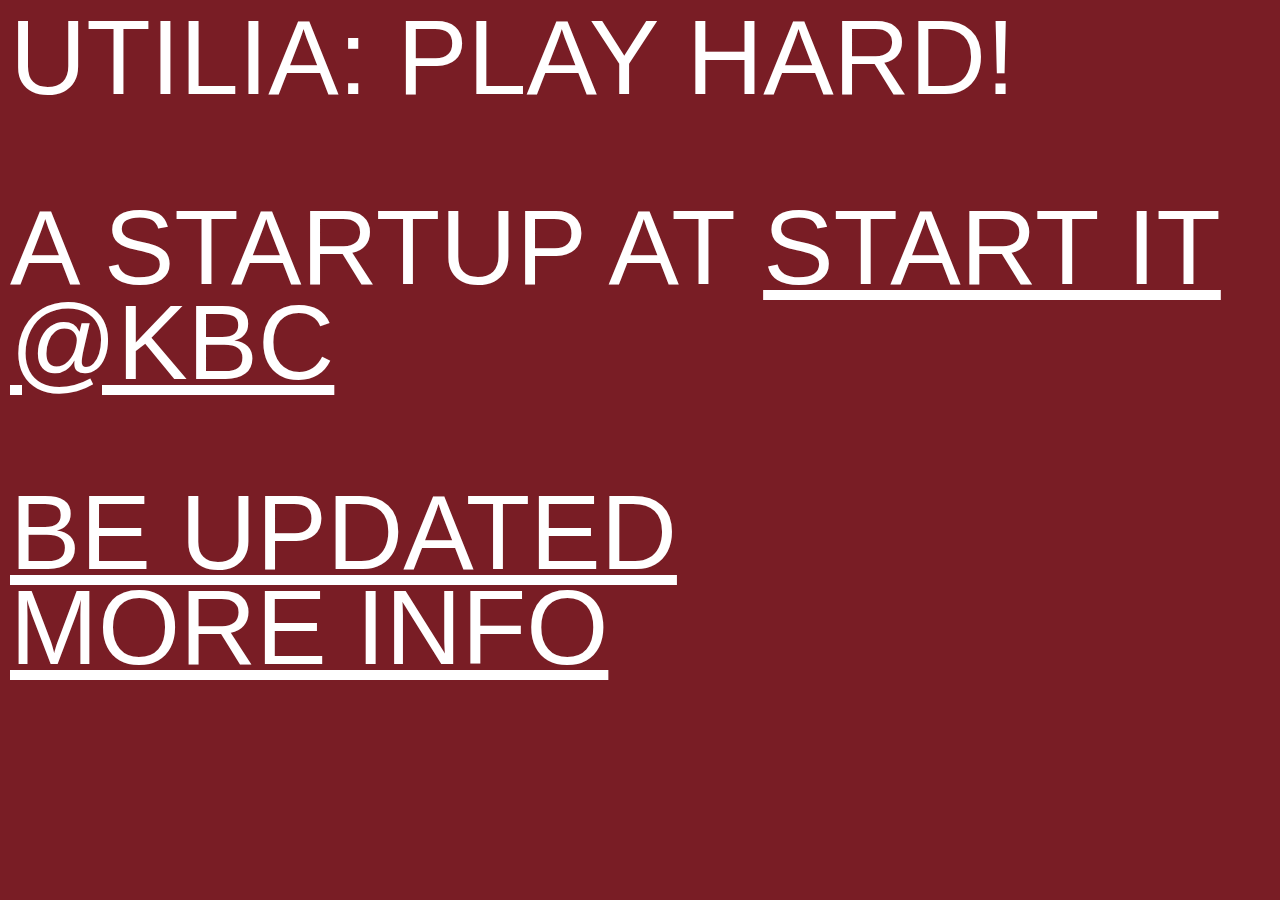
<file: index.html>
<!doctype html>
<html class="no-js" lang="en">
  <head>
    <meta charset="utf-8" />
    <meta name="viewport" content="width=device-width, initial-scale=1.0" />
    <title>Utilia: Play Hard!</title>
    <style type="text/css">
*,
*:before,
*:after {
  -moz-box-sizing: border-box;
  -webkit-box-sizing: border-box;
  box-sizing: border-box;
}

html,
body {
  min-height: 100%;
  font-size: 100%;
}

body {
  background: white;
  color: white;
  padding: 0;
  margin: 0;
  font-family: "AvenirNext-Heavy", "Helvetica Neue", "Arial Black",  "Helvetica", Helvetica, Arial, sans-serif;
  font-weight: normal;
  font-style: normal;
  line-height: 1;
  position: relative;
  cursor: default;
  padding: 10px;
  background-color:#791D25;
}

p {
font-size: 1.5em;
line-height: 0.9em;
text-transform: uppercase;
font-family: inherit;
font-weight: normal;
margin-bottom: 1.25rem;
text-rendering: optimizeLegibility;
margin: 0;
padding: 0;
}


a {
  color: #fff;
  xtext-decoration: none;
  line-height: inherit;
}
a:hover, a:focus {
  color: #000;
}

a:hover {
  cursor: pointer;
}

@media only screen and (min-width: 321px) {
  body p {
    font-size: 2em;
  }
}
@media only screen and (min-width: 481px) {
  body p {
    font-size: 3.8em;
  }
}
@media only screen and (min-width: 769px) {
  body p {
    font-size: 4.6em;
  }
}
@media only screen and (min-width: 1025px) {
  body p {
    font-size: 6.6em;
  }
}
@media only screen and (min-width: 2000px) {
  body p {
    font-size: 10em;
  }
}
    font-size: 2em;
  }
}
@media only screen and (min-width: 481px) {
  body p {
    font-size: 3.8em;
  }
}
@media only screen and (min-width: 769px) {
  body p {
    font-size: 4.6em;
  }
}
@media only screen and (min-width: 1025px) {
  body p {
    font-size: 6.6em;
  }
}
@media only screen and (min-width: 2000px) {
  body p {
    font-size: 10em;
  }
}
    </style>
   
   
  </head>
  <body>
    <p>Utilia: Play Hard!
    <br><br>
    A startup at <a href="http://www.startit.be">Start It @kbc</a>
    <br><br>
    <a href="http://eepurl.com/b0bo7r">be updated</a>
    <br>
    <a href="https://www.facebook.com/Utilia-342449282503186">more info</a>
    </p>
  </body>
</html>
</file>
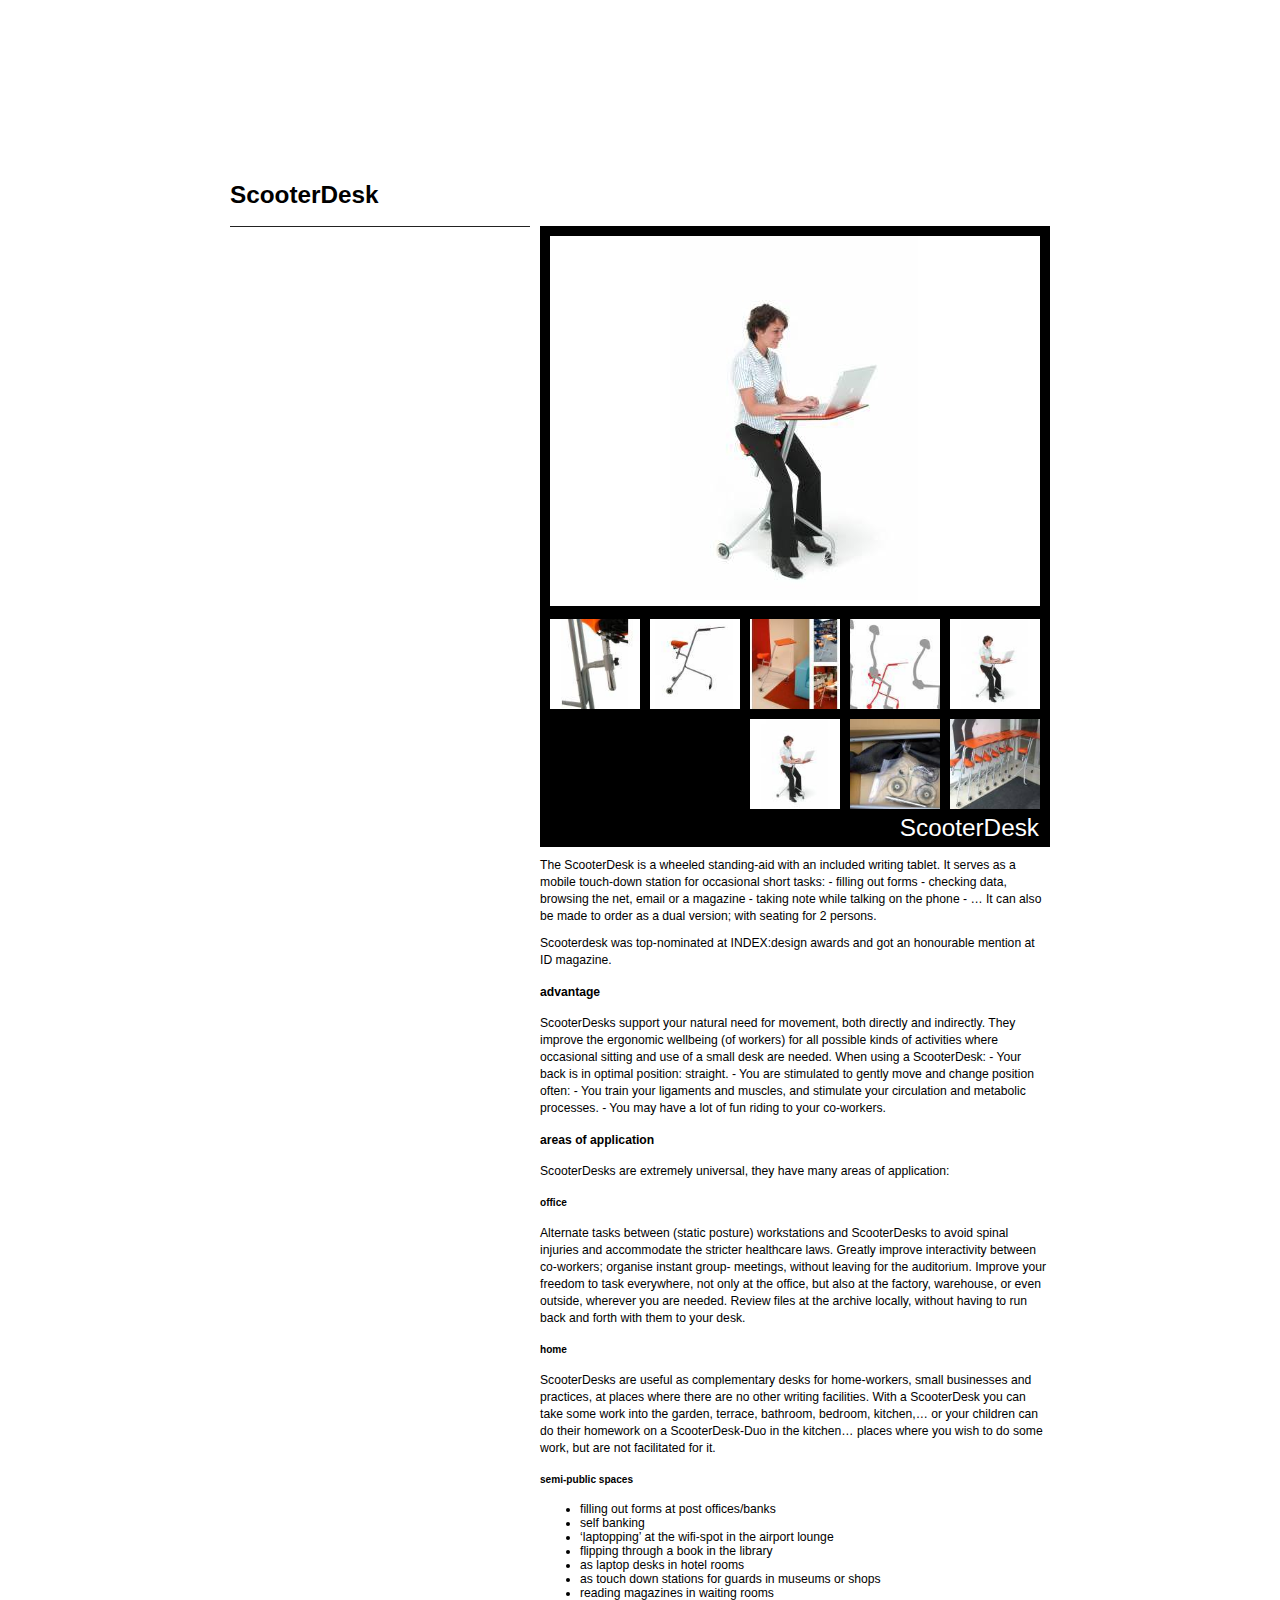
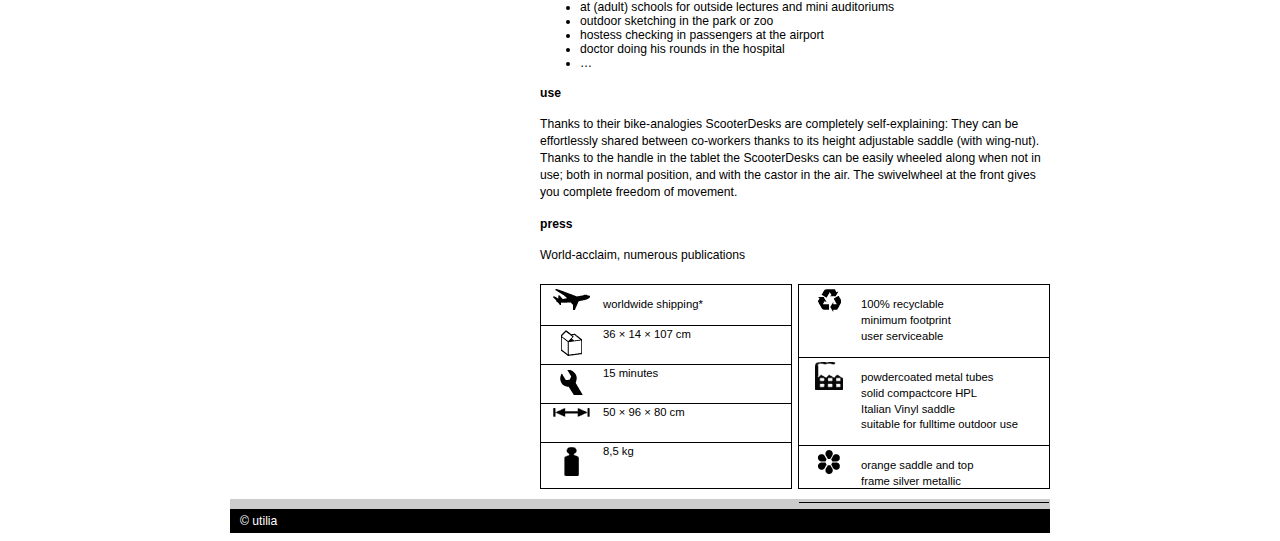
<file: collection/scooterdesk/index.html>
<!DOCTYPE html PUBLIC "-//W3C//DTD XHTML 1.0 Strict//EN" "http://www.w3.org/TR/xhtml1/DTD/xhtml1-strict.dtd">
<html xmlns="http://www.w3.org/1999/xhtml">
  <head>
    <meta http-equiv="Content-Type" content="text/html; charset=utf-8" />
    <title>ScooterDesk</title>
    <link rel="stylesheet" type="text/css" media="screen" href="workspace/css/november.css" />
<!--[if lte IE 6]><link rel="stylesheet" type="text/css" media="screen" href="workspace/css/november_ie.css" /><![endif]-->

    <script language="JavaScript" type="text/javascript" src="workspace/js/adddomloadevent.js"></script>
    <script language="JavaScript" type="text/javascript" src="workspace/js/script.js"></script>
  </head>
  <body id="collection-page">
    <div id="container">
      <div id="header">
      </div>
      <div id="wrapper">
        <h1>ScooterDesk</h1>
        <div id="content">
          <div id="imagegallery" class="pic">
            <a id="fullsize" class="first" href="image/upload/scooterdesk/0-scooterdesk.jpg" title="Click to open the fullsize version of this picture, in this window">
              <img id="placeholder" src="image/490/370/1/fff/upload/scooterdesk/0-scooterdesk.jpg" />
            </a>
            <a href="image/490/370/1/fff/upload/scooterdesk/0-scooterdesk.jpg" rel="http://utilia.be/image/upload/scooterdesk/0-scooterdesk.jpg">
              <img src="image/130/130/1/fff/upload/scooterdesk/0-scooterdesk.jpg" />
            </a>
            <a href="image/490/370/1/fff/upload/scooterdesk/1-scooterd_ergonomics.jpg" rel="http://utilia.be/image/upload/scooterdesk/1-scooterd_ergonomics.jpg">
              <img src="image/130/130/1/fff/upload/scooterdesk/1-scooterd_ergonomics.jpg" />
            </a>
            <a href="image/490/370/1/fff/upload/scooterdesk/2-scooterd_context.jpg" rel="http://utilia.be/image/upload/scooterdesk/2-scooterd_context.jpg">
              <img src="image/130/130/1/fff/upload/scooterdesk/2-scooterd_context.jpg" />
            </a>
            <a href="image/490/370/1/fff/upload/scooterdesk/3-scooterd_side.jpg" rel="http://utilia.be/image/upload/scooterdesk/3-scooterd_side.jpg">
              <img src="image/130/130/1/fff/upload/scooterdesk/3-scooterd_side.jpg" />
            </a>
            <a href="image/490/370/1/fff/upload/scooterdesk/4-scooterd_height_adj.jpg" rel="http://utilia.be/image/upload/scooterdesk/4-scooterd_height_adj.jpg">
              <img src="image/130/130/1/fff/upload/scooterdesk/4-scooterd_height_adj.jpg" />
            </a>
            <a href="image/490/370/1/fff/upload/scooterdesk/5-scooterd_group.jpg" rel="http://utilia.be/image/upload/scooterdesk/5-scooterd_group.jpg">
              <img src="image/130/130/1/fff/upload/scooterdesk/5-scooterd_group.jpg" />
            </a>
            <a href="image/490/370/1/fff/upload/scooterdesk/6-scooterd_boxed.jpg" rel="http://utilia.be/image/upload/scooterdesk/6-scooterd_boxed.jpg">
              <img src="image/130/130/1/fff/upload/scooterdesk/6-scooterd_boxed.jpg" />
            </a>
            <a href="image/490/370/1/fff/upload/scooterdesk/7-scooterdesk.jpg" rel="http://utilia.be/image/upload/scooterdesk/7-scooterdesk.jpg">
              <img src="image/130/130/1/fff/upload/scooterdesk/7-scooterdesk.jpg" />
            </a>
            <h2>ScooterDesk</h2>
          </div>
          <p>
            <label-text word-count="422"><p>The ScooterDesk is a wheeled standing-aid with an included writing tablet. It serves as a mobile touch-down station for occasional short tasks:
- filling out forms
- checking data, browsing the net, email or a magazine
- taking note while talking on the phone
- …
It can also be made to order as a dual version; with seating for 2 persons.</p>

<p>Scooterdesk was top-nominated at INDEX:design awards and got an honourable mention at ID magazine.</p>

<h4>advantage</h4>

<p>ScooterDesks support your natural need for movement, both directly and indirectly. They improve the ergonomic wellbeing (of workers) for all possible kinds of activities where occasional sitting and use of a small desk are needed. When using a ScooterDesk:
- Your back is in optimal position: straight.
- You are stimulated to gently move and change position often:
- You train your ligaments and muscles, and stimulate your circulation and metabolic processes.
- You may have a lot of fun riding to your co-workers.<br />
<h4>areas of application</h4></p>

<p>ScooterDesks are extremely universal, they have many areas of application:
<h5>office</h5></p>

<p>Alternate tasks between (static posture) workstations and ScooterDesks to avoid spinal injuries and accommodate the stricter healthcare laws.
Greatly improve interactivity between co-workers; organise instant group- meetings, without leaving for the auditorium.
Improve your freedom to task everywhere, not only at the office, but also at the factory, warehouse, or even outside, wherever you are needed.
Review files at the archive locally, without having to run back and forth with them to your desk.
<h5>home</h5></p>

<p>ScooterDesks are useful as complementary desks for home-workers, small businesses and practices, at places where there are no other writing facilities.
With a ScooterDesk you can take some work into the garden, terrace, bathroom, bedroom, kitchen,… or your children can do their homework on a ScooterDesk-Duo in the kitchen… places where you wish to do some work, but are not facilitated for it.<br />
<h5>semi-public spaces</h5></p>

<ul>
<li>filling out forms at post offices/banks</li>
<li>self banking</li>
<li>‘laptopping’ at the wifi-spot in the airport lounge</li>
<li>flipping through a book in the library</li>
<li>as laptop desks in hotel rooms</li>
<li>as touch down stations for guards in museums or shops</li>
<li>reading magazines in waiting rooms</li>
<li>at (adult) schools for outside lectures and mini auditoriums</li>
<li>outdoor sketching in the park or zoo</li>
<li>hostess checking in passengers at the airport</li>
<li>doctor doing his rounds in the hospital</li>
<li>…</li>
</ul>

<h4>use</h4>

<p>Thanks to their bike-analogies ScooterDesks are completely self-explaining:
They can be effortlessly shared between co-workers thanks to its height adjustable saddle (with wing-nut). Thanks to the handle in the tablet the ScooterDesks can be easily wheeled along when not in use; both in normal position, and with the castor in the air. The swivelwheel at the front gives you complete freedom of movement.</p>

<h4>press</h4>

<p>World-acclaim, numerous publications </p></label-text>
          </p>
          <dl class="label">
            <dt class="fly">delivery</dt>
            <dd>
              <label-delivery word-count="2">
                <p>worldwide shipping*</p>
              </label-delivery>
            </dd>
            <dt class="box">packing size</dt>
            <dd>36 × 14 × 107 cm</dd>
            <dt class="key">assembly</dt>
            <dd>15 minutes</dd>
            <dt class="size">size</dt>
            <dd>50 × 96 × 80 cm</dd>
            <dt class="weight">weight</dt>
            <dd>8,5 kg</dd>
          </dl>
          <dl class="label right">
            <dt class="rec">recycling</dt>
            <dd>
              <label-recycling word-count="4">
                <p>100% recyclable
<br />
minimum footprint
<br />
user serviceable</p>
              </label-recycling>
            </dd>
            <dt class="fac">materials</dt>
            <dd>
              <label-materials word-count="11">
                <p>powdercoated metal tubes
<br />
solid compactcore HPL
<br />
Italian Vinyl saddle
<br />
suitable for fulltime outdoor use</p>
              </label-materials>
            </dd>
            <dt class="flower">colours</dt>
            <dd>
              <label-colours word-count="7">
                <p>orange saddle and top
<br />
frame silver metallic</p>
              </label-colours>
            </dd>
            <dt>remarks</dt>
            <dd></dd>
          </dl>
        </div>
      </div>
      <div id="navigation" class="entry"></div>
      <div id="colophon"></div>
      <div id="footer">
        <p>© utilia</p>
      </div>
    </div>
  </body>
</html>

<!-- Localized -->
</file>
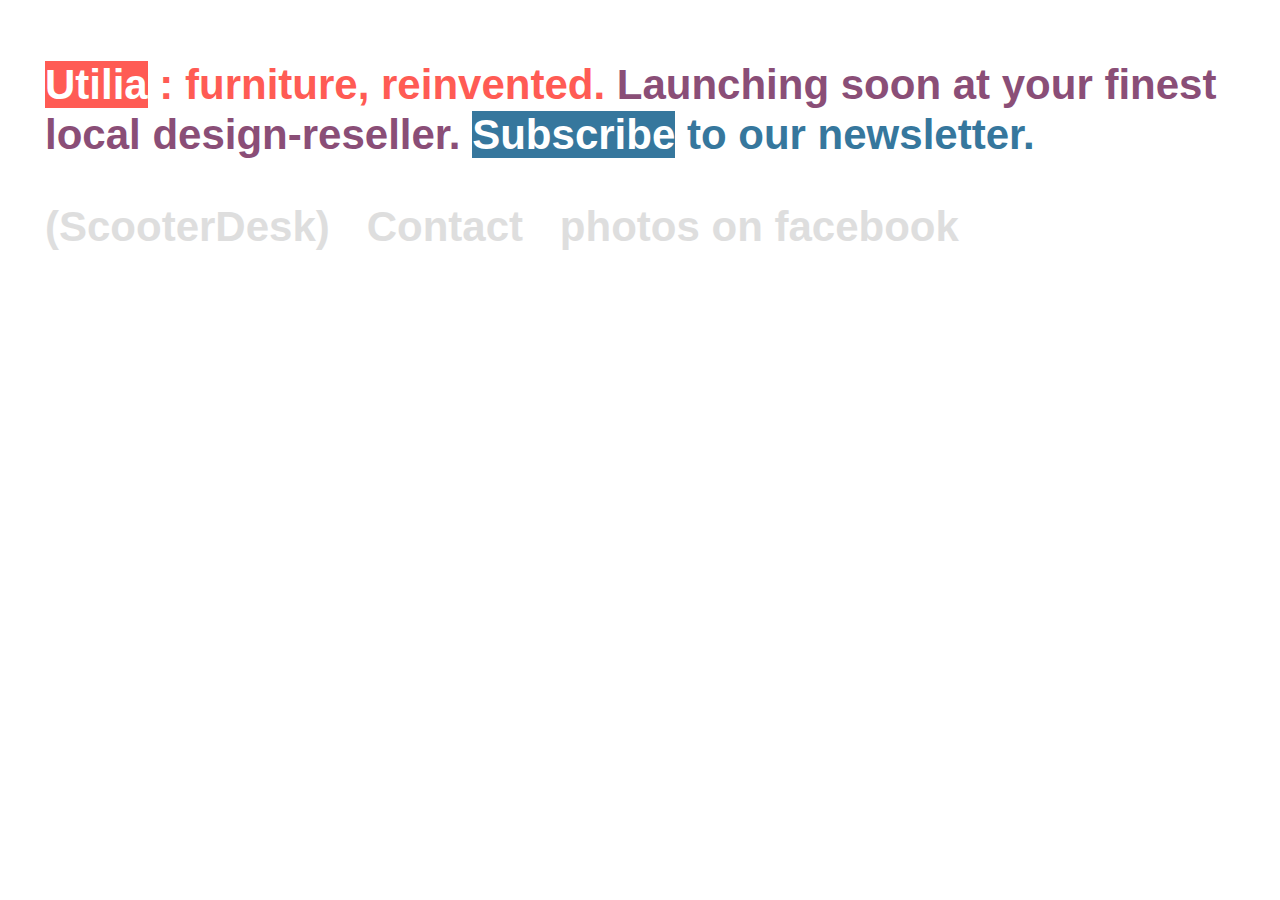
<file: index copy 2.html>
<!DOCTYPE html>
<html lang="en">
	<head>
	<meta charset="utf-8">
	    <meta http-equiv="X-UA-Compatible" content="IE=edge,chrome=1">
	    <title>Utilia: furniture reinvented</title>
	    <meta name="description" content="temporary landingpage">
	    <meta name="author" content="Jiri Vanmeerbeeck">
	    <link rel="stylesheet" href="css/reset.css">
	    <link rel="stylesheet" href="css/styles.css">
			<script src="https://squaresend.com/squaresend.js"></script>
	    <!--[if lt IE 9]>
	    <script src="http://html5shiv.googlecode.com/svn/trunk/html5.js"></script>
	    <![endif]-->
	</head>
  	<body>
  		<!--[if lt IE 7]>
    	<p class="chromeframe">You are using an <strong>outdated</strong> browser. Please <a href="http://browsehappy.com/">upgrade your browser</a> or <a href="http://www.google.com/chromeframe/?redirect=true">activate Google Chrome Frame</a> to improve your experience.</p>
  		<![endif]-->
    	<div id="wrapper">
    		<header>
    			<hgroup class="in one">
    		    	<h1><a href="#">Utilia</a></h1>
    		    	<h2>: furniture, reinvented.</h2>
    		  	</hgroup>
    		  	<hgroup class="in two">
    		  		<h2>Launching soon at your finest local design-reseller.</h2>
    		  	</hgroup>
    		  	<hgroup class="in three">
    		  		<h1><a href="https://tinyletter.com/TheUtilian">Subscribe</a> </h1>
    		  		<h2>to our newsletter.</h2>
    		  	</hgroup>
    		</header>
    		<section></section>
    		<footer>
    			<ul>
    				<li>(<a href="collection/scooterdesk/index.html">ScooterDesk</a>)</li>

    			    <li><a href="mailto:2ex7d236">Contact</a></li>
							<li>photos on <a href="http://www.facebook.com/pages/Utilia/342449282503186
">facebook</a></li>



    			</ul>
    		</footer>
    	</div>

  	</body>
</html>
</file>
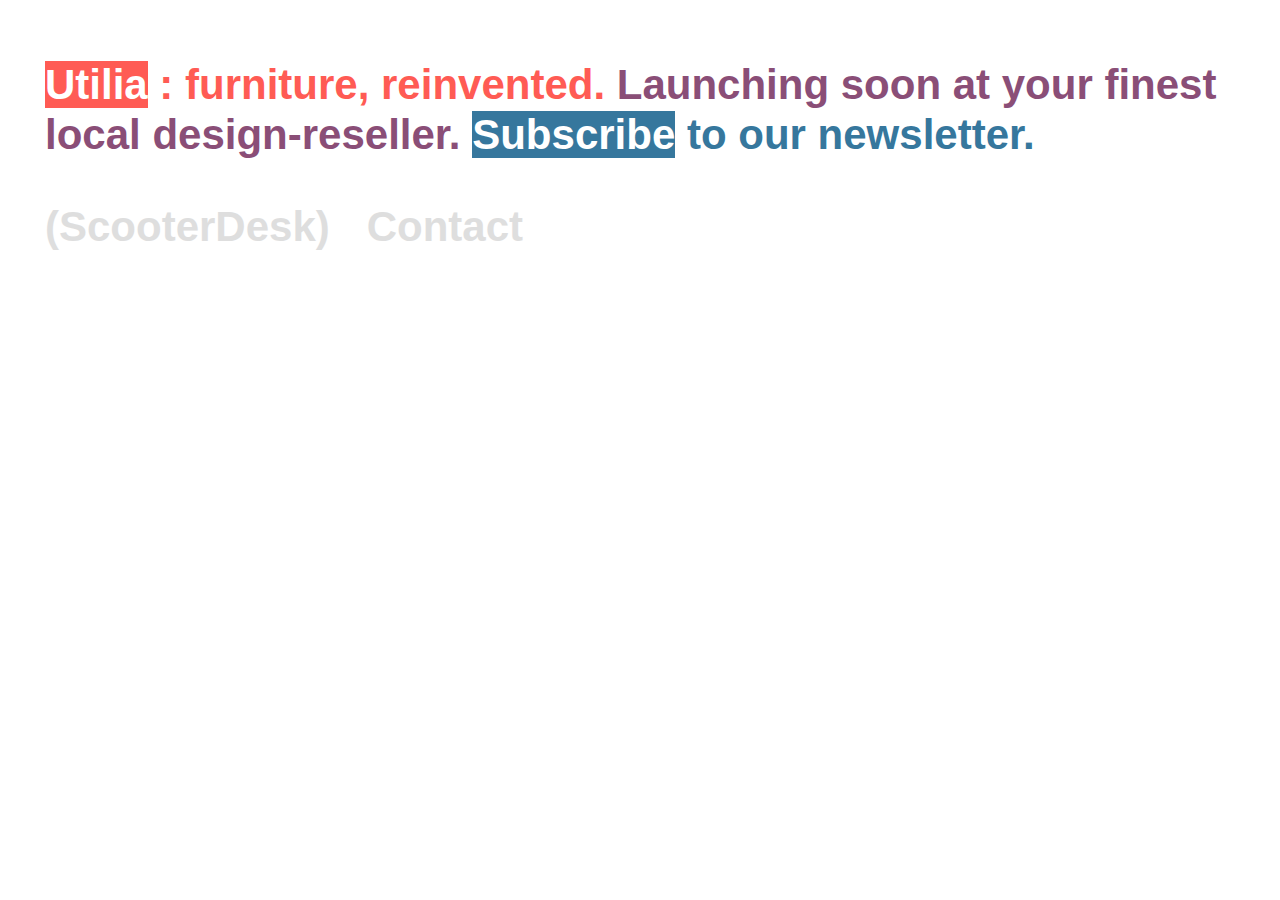
<file: index copy.html>
<!DOCTYPE html>
<html lang="en">
	<head>
	<meta charset="utf-8">
	    <meta http-equiv="X-UA-Compatible" content="IE=edge,chrome=1">
	    <title>Utilia: furniture reinvented</title>
	    <meta name="description" content="temporary landingpage">
	    <meta name="author" content="Jiri Vanmeerbeeck">
	    <link rel="stylesheet" href="css/reset.css">
	    <link rel="stylesheet" href="css/styles.css">
			<script src="https://squaresend.com/squaresend.js"></script>
	    <!--[if lt IE 9]>
	    <script src="http://html5shiv.googlecode.com/svn/trunk/html5.js"></script>
	    <![endif]-->
	</head>
  	<body>
  		<!--[if lt IE 7]>
    	<p class="chromeframe">You are using an <strong>outdated</strong> browser. Please <a href="http://browsehappy.com/">upgrade your browser</a> or <a href="http://www.google.com/chromeframe/?redirect=true">activate Google Chrome Frame</a> to improve your experience.</p>
  		<![endif]-->
    	<div id="wrapper">
    		<header>
    			<hgroup class="in one">
    		    	<h1><a href="#">Utilia</a></h1>
    		    	<h2>: furniture, reinvented.</h2>
    		  	</hgroup>
    		  	<hgroup class="in two">
    		  		<h2>Launching soon at your finest local design-reseller.</h2>
    		  	</hgroup>
    		  	<hgroup class="in three">
    		  		<h1><a href="https://tinyletter.com/TheUtilian">Subscribe</a> </h1>
    		  		<h2>to our newsletter.</h2>
    		  	</hgroup>
    		</header>
    		<section></section>
    		<footer>
    			<ul>
    				<li>(<a href="collection/scooterdesk/index.html">ScooterDesk</a>)</li>

    			    <li><a href="mailto:2ex7d236">Contact</a></li>

    			</ul>
    		</footer>
    	</div>

  	</body>
</html>
</file>
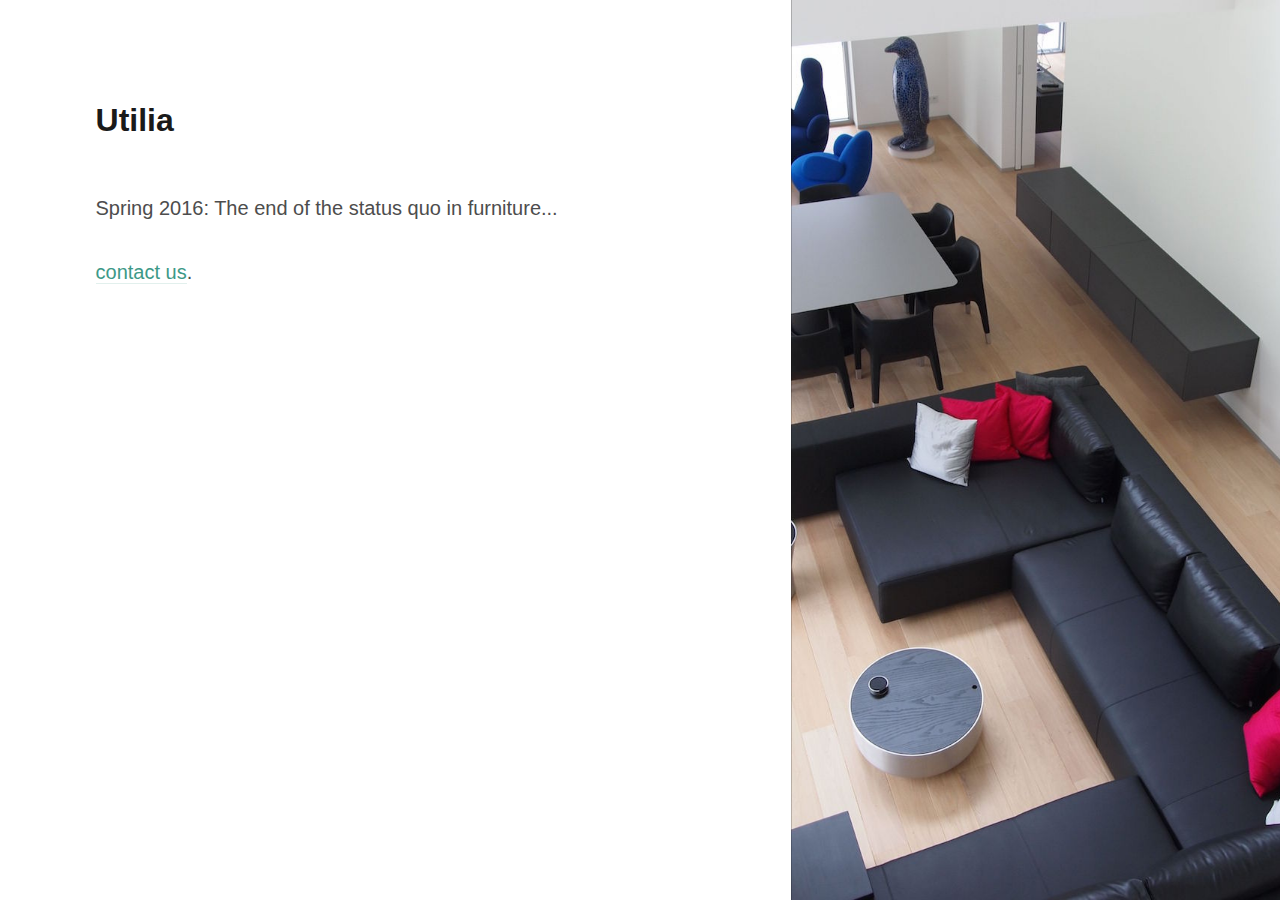
<file: index0316.html>
<!DOCTYPE html>
<html>
<head>
  <meta charset="utf-8">
  <meta name="viewport" content="width=device-width, initial-scale=1">
  <title>Utilia: Furniture reinvented</title>
  <link href="css/screen.css" rel="stylesheet">
  <meta name="description" content="Utilia: Spring 2016: The end of the status quo in furniture...">
</head>
<body>

  <article>
    <p><strong>Utilia</strong></p>
    <p>Spring 2016: The end of the status quo in furniture...</p>
    <p><!--<a href="https://tinyletter.com/TheUtilian">Be updated</a> or --><a href="http://scr.im/2p22">contact us</a>.</p>
  </article>

  <figure>
    <figcaption><span style="display:none">setting the tone...</span></figcaption>
  </figure>
</body>
</html>
</file>
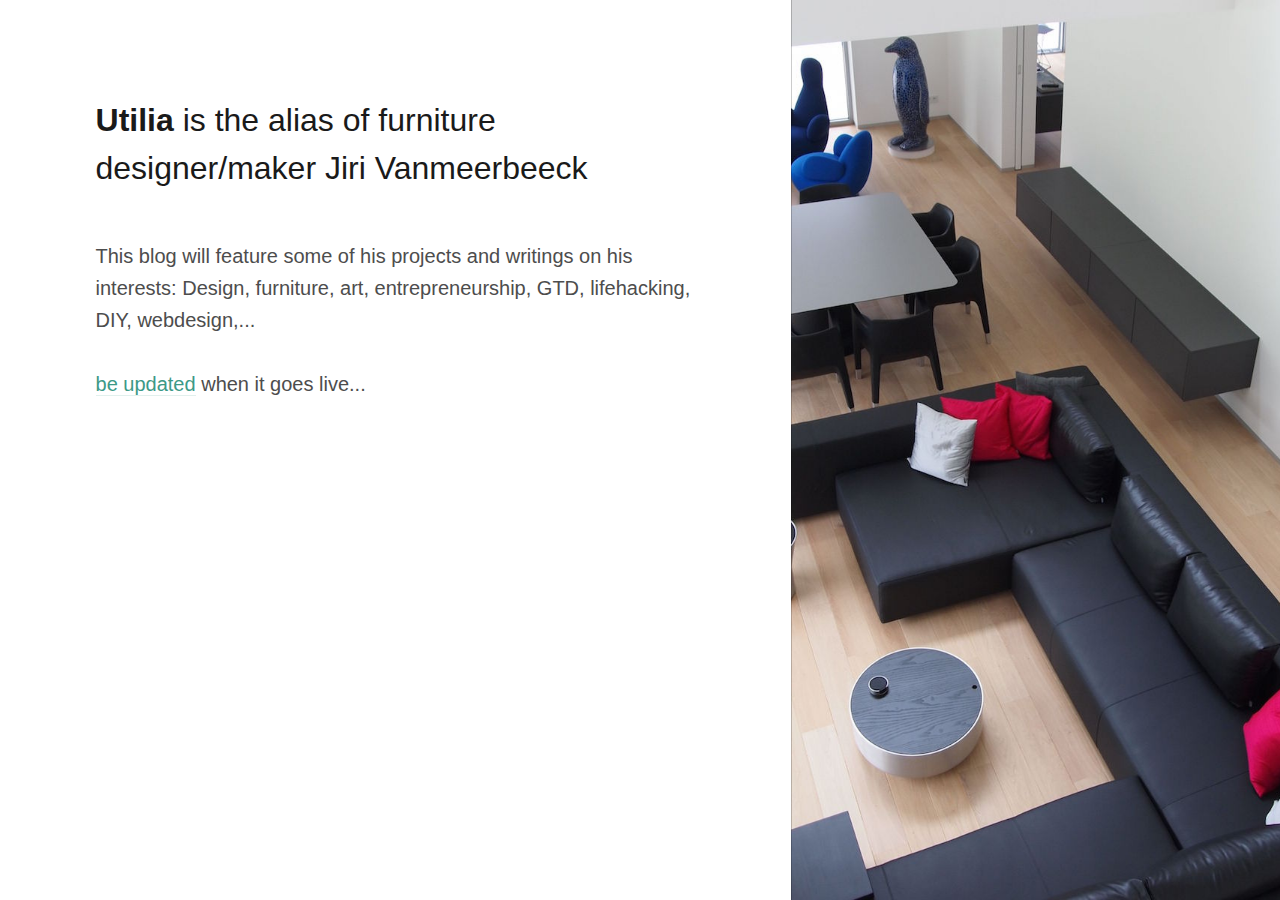
<file: index_april16.html>
<!DOCTYPE html>
<html>
<head>
  <meta charset="utf-8">
  <meta name="viewport" content="width=device-width, initial-scale=1">
  <title>Utilia Furniture Design</title>
  <link href="css/screen.css" rel="stylesheet">
  <meta name="description" content="Utilia Furniture Design">
</head>
<body>

  <article>
    <p><strong>Utilia</strong> is the alias of furniture designer/maker Jiri Vanmeerbeeck</p>
<p>This blog will feature some of his projects and writings on his interests: Design, furniture, art, entrepreneurship, GTD, lifehacking, DIY, webdesign,...</p>
    <p><a href="http://scr.im/2p22">be updated</a> when it goes live...</p>
  </article>

  <figure>
    <figcaption><span style="display:none">setting the tone...</span></figcaption>
  </figure>
</body>
</html>
</file>
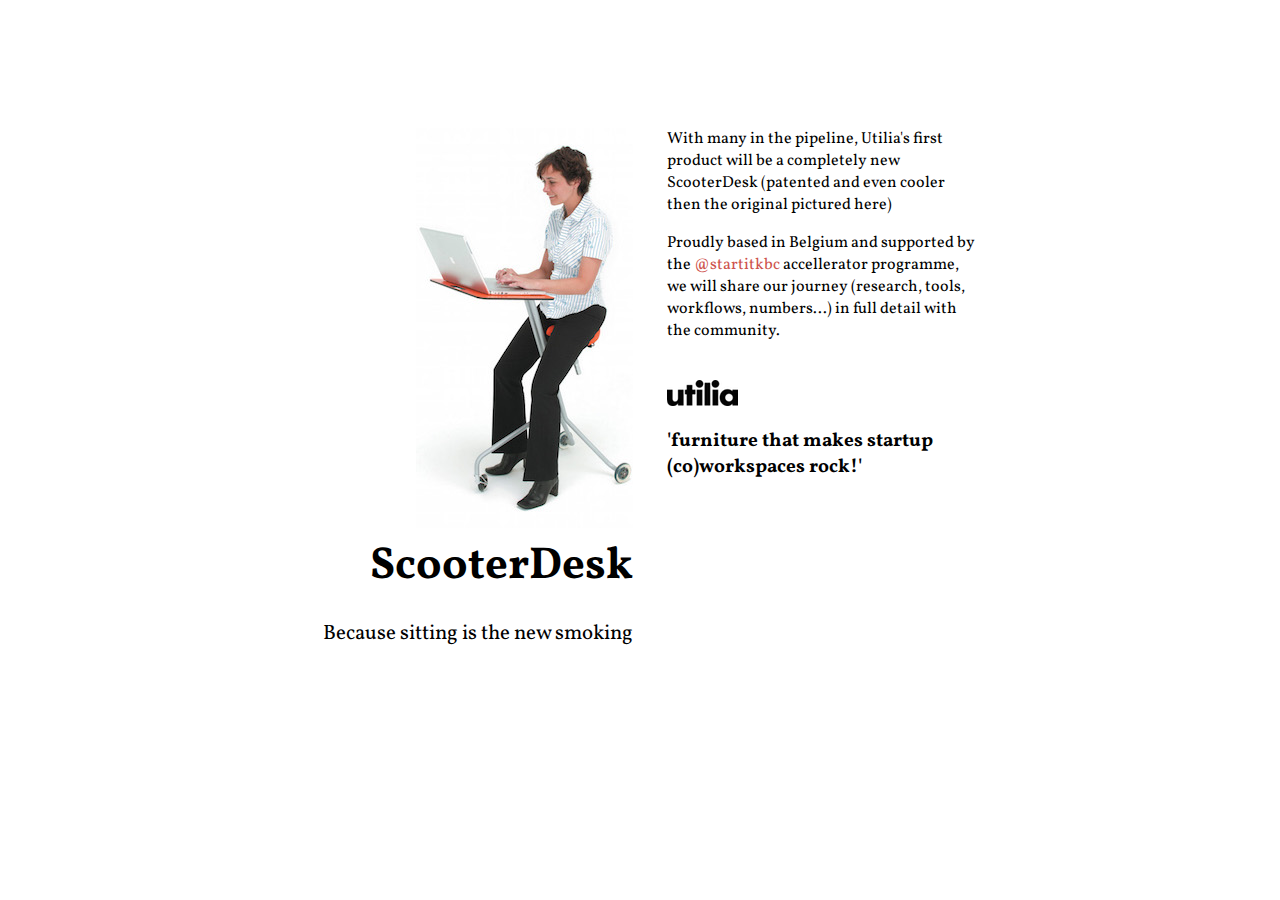
<file: index_oct15.html>
<!DOCTYPE html>
<html>
  <head>
  <meta http-equiv="content-type" content="text/html; charset=utf-8">
  <meta name="viewport" content="width=device-width, initial-scale=1.0">
  <title>Utilia Furniture makes workspaces rock!</title>

  

  <link rel="stylesheet" href="assets/normalize.css">
  <link rel="stylesheet" href="assets/main.css">
  
  <link href='http://fonts.googleapis.com/css?family=Vollkorn' rel='stylesheet' type='text/css'>

 

 

 
 

  
</head>

  <body>

  <div class="wrapper">
    <header>
        
        <img src="images/original_scooterdesk_small.jpg" >
        

        
        <div class="author-container"><h1>ScooterDesk</h1></div>
        

        
        <div class="tagline-container"><p>Because sitting is the new smoking
</p>
       
    
       </div>
        
    </header>
    <main>
      
      <div class="content">
        
<p>With many in the pipeline, Utilia's first product will be a completely new ScooterDesk (patented and even cooler then the original pictured here)</p>

<p>Proudly based in Belgium and supported by the <a href="https://twitter.com/startitkbc">@startitkbc</a> accellerator programme, we will share our journey (research, tools, workflows, numbers...) in full detail with the community.</p>


<link href="//my.betali.st/widget/1tyfycn8h.css" rel="stylesheet" /><script src="//my.betali.st/widget/1tyfycn8h.js" id="MyBetaList"></script>

  <!-- 
    <hr />
    <h2>Get early access</h2>
    Xhell yeah button





                    <h2>Sign up to our beta list complete!</h2>




    <p>You are awesome ! Here, have a Chihuahua... Nah, just kidding. But you might get your mug shot on our website's wall of fame, if you tweet about Utilia</p>
    XBUTTON
    <p>Each signup from your tweet gets counted, 100 people that bring in the most signups get featured.
    Thanks for sharing the love!
    </p>
        <div class="logo" style="background-image: url('images/jiriwdog.jpg')"></div>
        <p>
    Jiri, founder 
    </p>
    <br/><br/>
    <hr />


-->

<br/>
<img src="images/utilia.png" >
<p class="main-list-item">'furniture that makes startup (co)workspaces rock!'</p>




      </div>
      
    </main>
    <!--   
    <footer>
        <p class="poweredby">powered by startitkbc</p>
    </footer>
-->




</div>


  </body>
</html>
</file>
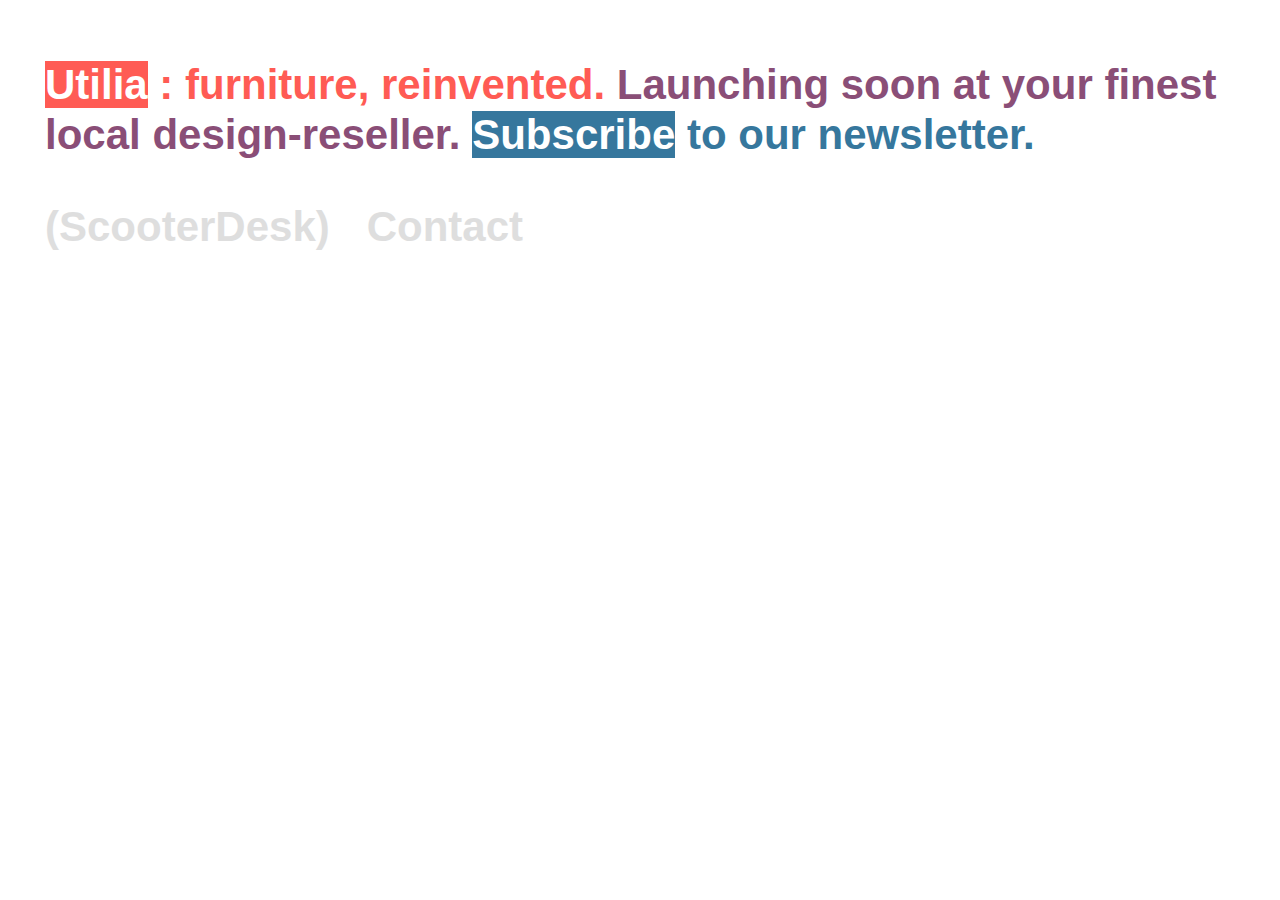
<file: index_old.html>
<!DOCTYPE html>
<html lang="en">
	<head>
	<meta charset="utf-8">
	    <meta http-equiv="X-UA-Compatible" content="IE=edge,chrome=1">
	    <title>Utilia: furniture reinvented</title>
	    <meta name="description" content="temporary landingpage">
	    <meta name="author" content="Jiri Vanmeerbeeck">
	    <link rel="stylesheet" href="css/reset.css">
	    <link rel="stylesheet" href="css/styles.css">
			<script src="https://squaresend.com/squaresend.js"></script>
	    <!--[if lt IE 9]>
	    <script src="http://html5shiv.googlecode.com/svn/trunk/html5.js"></script>
	    <![endif]-->
	</head>
  	<body>
  		<!--[if lt IE 7]>
    	<p class="chromeframe">You are using an <strong>outdated</strong> browser. Please <a href="http://browsehappy.com/">upgrade your browser</a> or <a href="http://www.google.com/chromeframe/?redirect=true">activate Google Chrome Frame</a> to improve your experience.</p>
  		<![endif]-->
    	<div id="wrapper">
    		<header>
    			<hgroup class="in one">
    		    	<h1><a href="#">Utilia</a></h1>
    		    	<h2>: furniture, reinvented.</h2>
    		  	</hgroup>
    		  	<hgroup class="in two">
    		  		<h2>Launching soon at your finest local design-reseller.</h2>
    		  	</hgroup>
    		  	<hgroup class="in three">
    		  		<h1><a href="https://tinyletter.com/TheUtilian">Subscribe</a> </h1>
    		  		<h2>to our newsletter.</h2>
    		  	</hgroup>
    		</header>
    		<section></section>
    		<footer>
    			<ul>
    				<li>(<a href="collection/scooterdesk/index.html">ScooterDesk</a>)</li>

    			    <li><a href="mailto:2ex7d236">Contact</a></li>
							


    			</ul>
    		</footer>
    	</div>

  	</body>
</html>
</file>
<file: collection/scooterdesk/workspace/css/november.css>
/******* Structure *******/

/*
1 76% is smallest value for unified result across browsers. font sizing in ems
2 set dummy bg to replace the n4_upgrade.gifin n4.css
*/

body {
	margin: 0;
	padding: 0;
	font: 76% helvetica, arial, sans-serif;
	color: #000;
	background:#fff url("http://utilia.be/collection/scooterdesk/workspace/img/beta.gif") no-repeat top right;
	}

#container {
	margin:0 auto;
	width:820px;
	}

#content {
	float:right;
	width:510px;
	}

#navigation {
	float:left;
	width:300px;
	}

#colophon {
	clear:both;
	width:100%;
	border-top:10px solid #ccc;
	}

#footer {
	background:#000;
	color:#fff;
	}

#footer p {
	margin:0;padding:5px 10px
	}


/******* Masthead and its navigation *******/

/*
0 push all down to give header some room
1 pull it flush against top (header top margin=header dl top)
2 bring it above the tabs, and make it cover the awaiting dd's
3 text replacement
*/

#header  {
	height: 150px;
	margin-top: 15px;
	}

#header h1 {
	position:relative;
	top:0;
	left:0;
	margin:0;

	background:#fff url("../img/utilia.gif") no-repeat 0 0;
	z-index: 1;
	width:611px;
	
	height:28px;
	text-indent:-3000px;
	overflow:hidden;
	}

/*styling of tagline with border at top*/

#header h2 {
	border-top: 2px solid #000;
	margin:2px 0 0 0;
	padding:3px 0 0 0;
	font-size: 1.1em;
	font-weight: 500;
	}

/* 
1 give all a maximum pxheight so the 'sensitive area' only starts above the line
2 get rid of default dl margin
3 pull all dl's over each other, at the top of the page, ready to be pushed down on hover
*/

#header dl {
	height: 28px;
	
	margin: 0;
	
	position:absolute;
	top:15px;
	}

/* 
1 get rid of default dl padding
2 pull the dt to the top right of its parent dl, also do this for the dt's parent: a, cause it doesnt inherit it by itselve
3 define the tabheight  
*/

#header dl dt, #header dl dt a {
	padding: 0;

	position:absolute;
	top:0px;
	right:0;

	height:27px;
	}

/* 
1 get rid of default dl margin, so the dd will be full left
2 same font as #header h2
3 to cover up the h2 header, when the dd is pulled down, set bg color to white 
*/

#header dl dd {
	margin: 0px;
	font-size: 1.1em;
	font-weight: 500;
	background:#fff;
	}

/*
give the dl's increasingly shorter lenght
*/

#header dl#collection{
	width:820px;
	}

#header dl#studio{
	width: 753px;
	}

#header dl#blog {
	width: 671px;
	}

/* hide the dd's in the top*/

#header dl {
	padding-top:0px;
	}

/* show the dd's on hover on the full surface dl area*/

#header dl:hover, #header dl.sfhover {
	padding-top:35px;
	}

/*set the specified with of the tabs*/

#header dl#collection dt  {
	width:67px;
	}

#header dl#studio dt {
	width:82px;
	}

#header dl#blog dt {
	width:60px;
	}

/*stretch links to fill entire dt surface*/

#header dl a {
	display:block;
	width:100%;
	height:100%;
	}

/*set background properties tabs*/

#header dl a {
	background-position: 0 0;
	background-repeat: no-repeat;
	text-indent:-3000px;
	}

/*sliding bg on hover, for rollover effect*/

#header dl a:hover{
	background-position: 0 -27px;
	}

/*hide links in dt and replace with image of text*/

#header dl#collection a {
	background-image: url("../img/shop.gif");
	}

#header dl#studio a {
	background-image: url("../img/studio.gif");
	}

#header dl#blog a {
	background-image: url("../img/blog.gif");
	}



/******* Left Menu *******/
		
#navigation.entry {
	width: 300px;
	overflow: hidden;
	border-bottom: 1px solid #222;
	font: 0.93em "Avant Garde","Century Gothic", Helvetica, Arial, sans-serif;
	}
	
/*
1 push down and right
2 make relative, to enable a to be absolute
3 hidden overflow to crop image if text smaller, min height to have image always fully visible
4 reset navigation dl margin
5 auto heigth and min-heigth fed to IE as height; to expand
*/

#navigation.entry dl {
	position: relative;
	padding: 5px;
	border-top: 1px solid #000;
	overflow:hidden;
	min-height: 57px;
	margin:0;
	height:auto;
	}
		
#navigation.entry dl:hover, #navigation.entry dl.sfhover {
	color: #fff;
	background: #000;
	}
		
/*
1 make the link relative absolute, put in left top, and stretch full surface
2 push linktext forward with indent, push down next to photo with padding
*/

#navigation.entry a {
	position: absolute;
	top: 0;
	left: 0;
	height: 100%;
	width: 100%;
	text-decoration: none;
	text-indent: 100px;
	letter-spacing: 0.1em;
	padding-top:5px;
	color:#000;
	text-transform: uppercase;
	}

/* IE only
#navigation.entry a {
	text-indent: 95px;
	}
*/

#navigation.entry a:hover, #navigation.entry dl:hover a, #navigation.entry dl.sfhover a {
	color: #fff;
	}
		
/* push text right under image, and pull it up, and push a text dependant buffer under title */
#navigation.entry dd {
	margin-left: 95px;
	margin-top:-51px;
	padding-top:0.8em;
	height:auto;
	display:block;
	}

/* IE only min-height
#navigation.entry dd {
	height: 47px;
	}
*/
		
/* give the dt with image child a height, and overflow hidden to crop the square image*/
	#navigation.entry dt.thumb {
	height: 56px;
	overflow:hidden;
	}

/* put the cropped image in the middle*/
#navigation.entry dt.thumb img{
	margin-top:-17px;
	}





/* archive 

#navigation.date ul#year{
	margin:0;
	padding:0;
	}

#navigation.date ul#month{
	margin:0;
	padding:17px 0 0 0;
	clear:both;
	}

#navigation.date li{
	list-style:none;
	}

#navigation.date li a{
	float: left;
	display:block;
	height:1.3em;
	width:7.6em;
	background:#000;
	margin: 0 1px 1px 0 ;
	padding:2px;
	}

#navigation.date a small {
	float: right;
	}

#navigation.date a {
	color: #fff;
	text-decoration:none;
	}

#navigation.date ul#year a {
	text-align:center;
	}

#navigation.date a.active, #navigation.date a:hover {
	color: #000;
	background-color: #fff;
	padding:1px;
	border: 1px solid #000;
	}
*/

/******* Image Gallery Block  77 4dec *******/

/***
header within imagegallerydiv classed 'pic' 
utilia.be/blog/something, and something has no category 'publication' > permalinkpage with blog-article(with picgallery) 
utilia.be/static/ or utilia.be/static/something > static(shop, studio) frontpage and permalink articles always have a gallery 
.pic
***/

/* padding to center all, width for IE*/
#imagegallery.pic {
	background:#000;
	padding:5px;
	width:500px;

	}

/* style the initial image size 90px x 90px no border and 5pixel padding */
#imagegallery.pic a img {
	width:90px;
	height:90px;
	border:0;
	padding:5px;
	}

/* style the parent link exactly the same, and float it (overflow hidden default state for IE) */
#imagegallery.pic a  {
	float:right;
	width:100px;
	height:100px;
	overflow:hidden;
	}

/* style position of the links on hover */
#imagegallery.pic a:hover {
	position:relative;
	overflow:visible;
	}

/* style the 2x size image on hover with an absolute position to place it centrally over the original image (90-140:2), z-index safari-fix */
#imagegallery.pic a:hover img {
	position:absolute;
	width:130px;
	height:130px;
	left:-25px;
	top:-25px;
	padding:10px;
	background:#000;
	z-index:1;
	}

/** exempt/neutralize first image, classed 'first', from styling above (not enlarging) **/
#imagegallery.pic a.first  {
	width:auto;
	height:auto;
	}

#imagegallery.pic a.first img {
	width:auto;
	height:auto;
        padding:0;
	margin:5px 5px 5px 0;
	}

#imagegallery.pic a.first:hover img {
	position:relative;
	width:auto;
	height:auto;
	left:0;
	top:0;
	padding:0;
	}

#imagegallery.pic h2{
	font: 100 2em "Avant Garde","Century Gothic", Helvetica, Arial, sans-serif;
	color: #fff;
	text-align: right;
	margin: 0 6px 0 0;
	clear:both;
	}

/*** 
header outside imagegallerydiv classed 'intro'
utilia.be/blog/ > frontpage article, either a publication-article-intro (linked to pubgallery) or blog-article-intro (linking to picgallery)
.intro
***/


#content h2{
	font: 100 2em "Avant Garde","Century Gothic", Helvetica, Arial, sans-serif;
	margin: 0;
	}

#content h2 a{
	color:#000;
	text-decoration:none;
	}

#content h2 a:hover{
	color:#fff;
	background:#000;
	text-decoration:none;
	}



#imagegallery.intro img {
	float:right;
	margin:0 0 10px 10px;
	}

/***
header outside imagegallerydiv classed 'pub' 
utilia.be/blog/something, and something has category 'publication' > permalinkpage with publication-article(with pubgallery)
.pub
***/


/* 
give the floated img tag a height by wrapping it in a (semi semantic) wrapper div (or even a link?)
the next div NEEDS a clear:both and cannot be a float ??*/

/* exception: 2nd image in pressclipping, classed in imggalleryutility previous a.page */

#imagegallery.pub a#fullsize.second{
width:808px;
height:1150px;
padding:5px;
border: 1px solid #000;
margin-left:-350px;
float:right;
overflow:hidden;
}

#imagegallery.pub a.first{
float:right;
}

#imagegallery.pub a, #imagegallery.pub em{
	float:left;
	padding:3px 3px 3px 0;
	color:#000;
	}

#imagegallery.pub a:hover {
	color: #fff;
	background:#000;
	}

#imagegallery.pub a.first img{
	margin:0 0 10px 10px;
	}


/******* Product Labels *******/

#content dl.right {
	margin-left: 6px;
	}

/*
set height in em, to have a text scaling height, independant of content, set stripes at top of dt, bottom width div
do not specify margin left (shorthand) cause it resets the .right class. just space separate the values in xhtml class
*/
#content dl.label {
	border: solid #000;
	border-width:0 1px 1px 1px;
	margin-top:10px;
	margin-bottom:10px;
	width:250px;
	height:18em;
	float:left;
	font: 0.93em helvetica, arial, sans-serif;
	}

#content dl.label dt{
	width: 60px;
	height:3em;
	float: left;
	border-top: 1px solid #000;
	text-indent:-1000em;
	background-position: 50% 4px;
	background-repeat: no-repeat;
	}

/* width, float and margin optional (if margin-left: 60px), to please IE */
#content dl.label dd {
	padding: 2px ;
	min-height:3em;
	border-top: 1px solid #000;
	line-height: 1.2em;
	height:auto;

	width:186px;
	float: left;
	margin: 0;
	}

/* IE only 
#content dl.label dd {
	height:3em;
	}
*/

#content dl.label dt.box {
	background-image: url("../img/box.gif");

	}
#content dl.label dt.fly {
	background-image: url("../img/fly.gif");

	}
#content dl.label dt.key {
	background-image: url("../img/key.gif");

	}
#content dl.label dt.rec {
	background-image: url("../img/rec.gif");
	}	
#content dl.label dt.fac {
	background-image: url("../img/factory.gif");

	}		
#content dl.label dt.visa {
	background-image: url("http://utilia.be/collection/scooterdesk/workspace/img/visa.gif");
	
	}
#content dl.label dt.weight {
	background-image: url("../img/weight.gif");

	}		
#content dl.label dt.size {
	background-image: url("../img/size.gif");
	}

#content dl.label dt.flower {
	background-image: url("../img/flower.gif");
	}
	
/******* Articles *******/

p{margin: 10px 0}


#content p {
	line-height:1.4
	}

#content p.article-footer {
	background:#000;
	color: #fff;
	padding:3px 10px;
	text-align: right;
	font: 0.9em "Avant Garde","Century Gothic", Helvetica, Arial, sans-serif;
	margin-bottom:50px;
	clear:both;
	}

#content p.article-footer em {
	float:left;
	}
#content p.more-info a {
	padding:0;
	text-transform: uppercase;
	font: 0.9em "Avant Garde","Century Gothic", Helvetica, Arial, sans-serif;
	color:#000;
	
	}
#content p.more-info a:hover{
	color: #fff;
	background:#000;
	}

/* 
give the floated img tag a height by wrapping it in a (semi semantic) wrapper div (or even a link?)
the next div NEEDS a clear:both and cannot be a float ??



#content img {
	float:right;
	margin-bottom:5px;
	}

*/

.article-body p {
	xwidth:300px;
	}

/* margin:optional to please IE */
#content p.article-price  {
	padding:3px 8px;
	clear:both;
	text-align: right;
	border: 2px solid #000;
	font-size: 2.0em;

	margin: 0 0 10px 0;
	}

#content p.article-price em {
	float:left;
	font-size: 0.7em;
	
	}




/******* Forms *******/

form {
	background:#ccc;
	padding:5px;
	margin-bottom:10px;
	height:190px;
	}

fieldset {
	border: none;
	padding: 0;
	}

/*block to allow margin*/
form label {
	display: block;
	font: 0.9em "Avant Garde","Century Gothic", Helvetica, Arial, sans-serif;
	text-transform: uppercase;
	margin: 0 0 10px 0;
	}

form label.message {
	float:right;
	margin-top:-1px;
	}

/*block pushes the label on top of the field*/
form input {
	display: block;
	width: 300px;
	}

form textarea {
	height: 140px;
	display: block;
	width: 480px;
	}

form input#submit {
	float: right;
	width: auto;
	clear:both;
	}

form p.success {
	color: #6cc33c;
	background: #e2e4db url("../img/icon-tick.gif") left center no-repeat;
	font-size: 99%;
	margin: 0 0 9px;
	padding-left: 24px;
	}

form p.error {
	color: #ff4242;
	background: #e2e4db url("../img/icon-cross.gif") left center no-repeat;
	font-size: 99%;
	margin: 0 0 9px;
	padding-left: 24px;
	}

address {
	margin-bottom:15px;
	}
</file>
<file: collection/scooterdesk/workspace/css/november_ie.css>
/******* Left Menu *******/
	

#navigation.entry a {
	text-indent: 95px;

	}

#navigation.entry dd {
	height: 47px;
   
	}
	
/******* Product Labels *******/


#content dl.label dd {
	height:3em;
	}
</file>
<file: css/styles.css>
body {
	margin: 0;
	font-family: 'Helvetica Neue','Helvetica','Arial',sans-serif;
	color: black;
	text-align: left;
	}

div#wrapper {
	margin: 45px;
	margin-top: 60px;
	max-width: 1224px;
	min-width: 780px;
	}

hgroup.in {
	display: inline;
}

h1, h2 {
	font-weight: bold;
	display: inline;
	}

h1 a, h2 a, li a {
	font-weight: bold;
	text-decoration: none;
	cursor: pointer;
	}

h1 a, h2 a {
	color: #ffffff;
	}

hgroup.in a:hover, li a:hover {
	background-color: #FFFFFF;
	border-bottom: 3px solid;
}

hgroup, hgroup a:hover {
	color: #000000;
	}

hgroup a {
	background-color: #000000;
}

hgroup.one, hgroup.one a:hover {
	color: #FF5B54;
	}

hgroup.one a {
	background-color: #FF5B54;
}

hgroup.two, hgroup.two a:hover {
	color: #8A4E77;
	}

hgroup.two a {
	background-color: #8A4E77;
}

hgroup.three, hgroup.three a:hover {
	color: #36779D;
	}

hgroup.three a {
	background-color: #36779D;
	}

hgroup.four, hgroup.four a:hover {
	color: #56B2BD;
	}

hgroup.four a {
	background-color: #56B2BD;
	}

hgroup.five, hgroup.five a:hover {
	color: #6ABC8B;
	}

hgroup.five a {
	background-color: #6ABC8B;
	}



footer  {
	padding-top: 1em;
	}

footer li {
	display: inline;
	list-style-type: none;
	font-weight: bold;
	padding-right: 0.6em;
	}

footer li {
	color: #DEDEDE;
	}

footer li a {
	color: #DEDEDE;
	border-color: #DEDEDE;
	}

/* iPad, tablets, phones etc. portrait ---- */
@media only screen and (min-width: 320px) {
	body {
		font-size: 26px;
		line-height: 34px;
		}
	}

/* Laptops, Desktops, etc. jump point #3 ---- */
@media only screen and (min-width: 950px) {
	body {
		font-size: 30px;
		line-height: 38px;
		}
	}

/* Laptops, Desktops, etc. jump point #2 ---- */
@media only screen and (min-width: 1050px) {
	body {
		font-size: 34px;
		line-height: 40px;
		}
	}

/* Laptops, Desktops, etc. jump point #1 ---- */
@media only screen and (min-width: 1165px) {
	body {
		font-size: 38px;
		line-height: 45px;
		}
	}

/* Laptops, Desktops, etc. default ---- */
@media only screen and (min-width: 1275px) {
	body {
		font-size: 42px;
		line-height: 50px;
		}
	}
</file>
<file: css/screen.css>
html, body, div, span, applet, object, iframe, h1, h2, h3, h4, h5, h6, p, blockquote, pre, a, abbr, acronym, address, big, cite, code, del, dfn, em, img, ins, kbd, q, s, samp, small, strike, strong, sub, sup, tt, var, b, u, i, center, dl, dt, dd, ol, ul, li, fieldset, form, label, legend, table, caption, tbody, tfoot, thead, tr, th, td, article, aside, canvas, details, embed, figure, figcaption, footer, header, hgroup, menu, nav, output, ruby, section, summary, time, mark, audio, video { margin: 0; padding: 0; border: 0; font: inherit; font-size: 100%; vertical-align: baseline; }

html { line-height: 1; }

ol, ul { list-style: none; }

table { border-collapse: collapse; border-spacing: 0; }

caption, th, td { text-align: left; font-weight: normal; vertical-align: middle; }

q, blockquote { quotes: none; }
q:before, q:after, blockquote:before, blockquote:after { content: ""; content: none; }

a img { border: none; }

article, aside, details, figcaption, figure, footer, header, hgroup, menu, nav, section, summary { display: block; }

a { -webkit-transition-property: all; -moz-transition-property: all; -o-transition-property: all; transition-property: all; -webkit-transition-duration: 0.125s; -moz-transition-duration: 0.125s; -o-transition-duration: 0.125s; transition-duration: 0.125s; color: #3d9987; text-decoration: none; border-bottom: 1px solid rgba(61, 153, 135, 0.15); }
a:visited { color: #3d9987; }
a:focus { color: #3d9987; }
a:hover { color: #50b9a5; }
a:active { color: #50b9a5; }
a:hover, a:active { border-bottom: 1px solid rgba(61, 153, 135, 0); }

strong { font-weight: 600; }

body { -webkit-font-smoothing: antialiased; background-color: white; color: #4d4d4d; font-family: "freight-sans-pro", "Helvetica Neue", Helvetica, Arial, sans-serif; font-size: 14px; font-weight: 400; }

@media (min-width: 1000px) { article { margin-right: 38.2%; } }
@media (max-width: 1000px) { article { position: absolute; top: 38.2%; width: 100%; } }
@media (max-width: 1000px) { article p { font-size: 16px; line-height: 24px; margin: 0 auto 24px auto; max-width: 600px; padding-left: 24px; padding-right: 24px; } }
@media (min-width: 1000px) { article p { font-size: 20px; line-height: 32px; margin: 0 auto 32px auto; max-width: 600px; padding-left: 64px; padding-right: 64px; } }
article p:first-of-type { color: #1a1a1a; font-weight: 300; }
@media (max-width: 1000px) { article p:first-of-type { font-size: 24px; line-height: 32px; margin-top: 32px; margin-bottom: 32px; } }
@media (min-width: 1000px) { article p:first-of-type { font-size: 32px; line-height: 48px; margin-top: 96px; margin-bottom: 48px; } }

figure { position: absolute; right: 0; top: 0; }
@media (min-width: 1000px) { figure { height: 100%; max-width: 600px; width: 38.2%; } }
@media (max-width: 1000px) { figure { height: 38.2%; max-height: 600px; width: 100%; } }

figcaption { -webkit-background-size: cover; -moz-background-size: cover; -o-background-size: cover; background-size: cover; color: rgba(255, 255, 255, 0.6); height: 100%; line-height: 20px; position: relative; width: 100%; background-image: url('../images/utilia_style.jpg'); background-position: center center; background-repeat: no-repeat; font-size: 10px; font-weight: 300; }
@media (min-width: 1000px) { figcaption { -webkit-box-shadow: rgba(0, 0, 0, 0.2) 1px 0 0 0 inset; -moz-box-shadow: rgba(0, 0, 0, 0.2) 1px 0 0 0 inset; box-shadow: rgba(0, 0, 0, 0.2) 1px 0 0 0 inset; } }
@media (max-width: 1000px) { figcaption { -webkit-box-shadow: rgba(0, 0, 0, 0.2) 0 -1px 0 0 inset; -moz-box-shadow: rgba(0, 0, 0, 0.2) 0 -1px 0 0 inset; box-shadow: rgba(0, 0, 0, 0.2) 0 -1px 0 0 inset; } }
figcaption a { color: rgba(255, 255, 255, 0.8); text-decoration: none; border: none; }
figcaption a:visited { color: rgba(255, 255, 255, 0.8); }
figcaption a:focus { color: rgba(255, 255, 255, 0.8); }
figcaption a:hover { color: white; }
figcaption a:active { color: white; }
figcaption span { text-shadow: rgba(0, 0, 0, 0.2) 0 1px 1px; -webkit-font-smoothing: subpixel-antialiased; bottom: 0; margin: 12px 16px; padding: 0 8px; position: absolute; right: 0; }
</file>
<file: assets/main.css>
body { font-family: 'Vollkorn', serif; color: #000; background-color: #FFF; }

header, main { padding: 0 20px; }

/*** wrapper div for both header and main ***/
.wrapper { margin-top: 10%; }

/*** anchor tags ***/
a:link, a:visited, a:hover, a:active { color: #CE534D; text-decoration: none; }

a:hover { text-decoration: underline; }

/*** main content list ***/
.main-list-item { font-weight: bold; font-size: 1.2em; margin: 0.8em 0; }

/* override the left margin added by font awesome for the main content list,
since it must be aligned with the content */
.fa-ul.main-list { margin-left: 0; }

/* list icons */
.main-list-item-icon { width: 36px; color: #000; }

/*** logo ***/
.logo-container { text-align: center; }

.logo { width: 200px; height: 200px; display: inline-block; background-size: cover; border-radius: 50%; -moz-border-radius: 50%; border: 2px solid #FFF; box-shadow: 0 0 0 3px #000; }

/*** author ***/
.author-container h1 { font-size: 2.8em; margin-top: 0; margin-bottom: 0; text-align: center; }

/*** tagline ***/
.tagline-container p { font-size: 1.3em; text-align: center; margin-bottom: 2em; }

/******/
hr { border: 0; height: 1px; background-image: -webkit-linear-gradient(left, transparent, #000, transparent); background-image: -moz-linear-gradient(left, transparent, #000, transparent); background-image: -ms-linear-gradient(left, transparent, #000, transparent); background-image: -o-linear-gradient(left, transparent, #000, transparent); }

/*** footer ***/
footer { position: fixed; bottom: 0; right: 0; height: 20px; }

.poweredby { font-family: "Arial Narrow", Arial; font-size: 0.6em; line-height: 0.6em; padding: 0 5px; }

/*** media queries ***/
/* X-Small devices (phones, 480px and up) */
@media (min-width: 480px) { /* wrapper stays 480px wide past 480px wide and is kept centered */
  .wrapper { width: 480px; margin: 10% auto 0 auto; } }
/* All other devices (768px and up) */
@media (min-width: 768px) { /* past 768px the layout is changed and the wrapper has a fixed width of 680px to accomodate both the header column and the content column */
  .wrapper { width: 680px; }
  /* the header column stays left and has a dynamic width with all contents aligned right */
  header { float: left; width: 46%; text-align: right; }
  .author-container h1, .logo-container, .tagline-container p { text-align: right; }
  main { width: 46%; margin-left: 54%; padding: 0; } }

/* mend widget */
button, input, optgroup, select, textarea {
    color: black;

}
</file>
